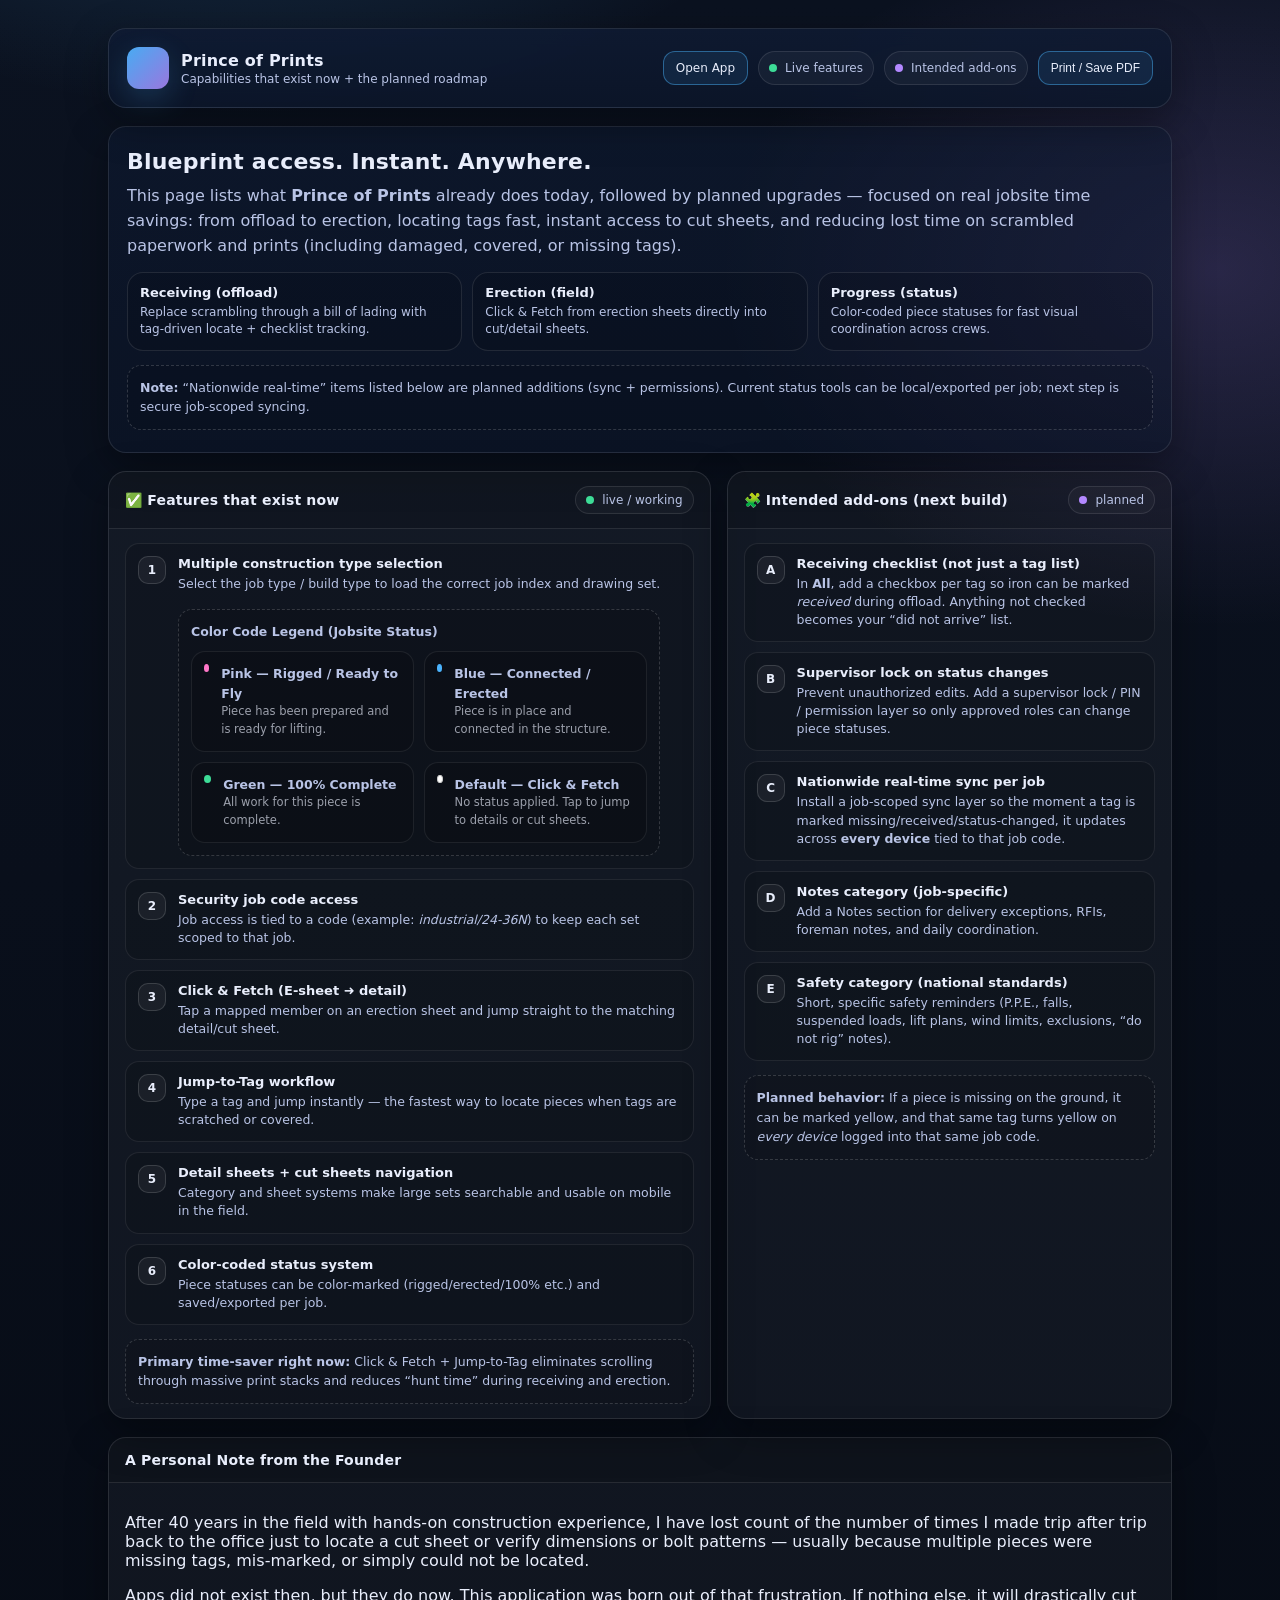
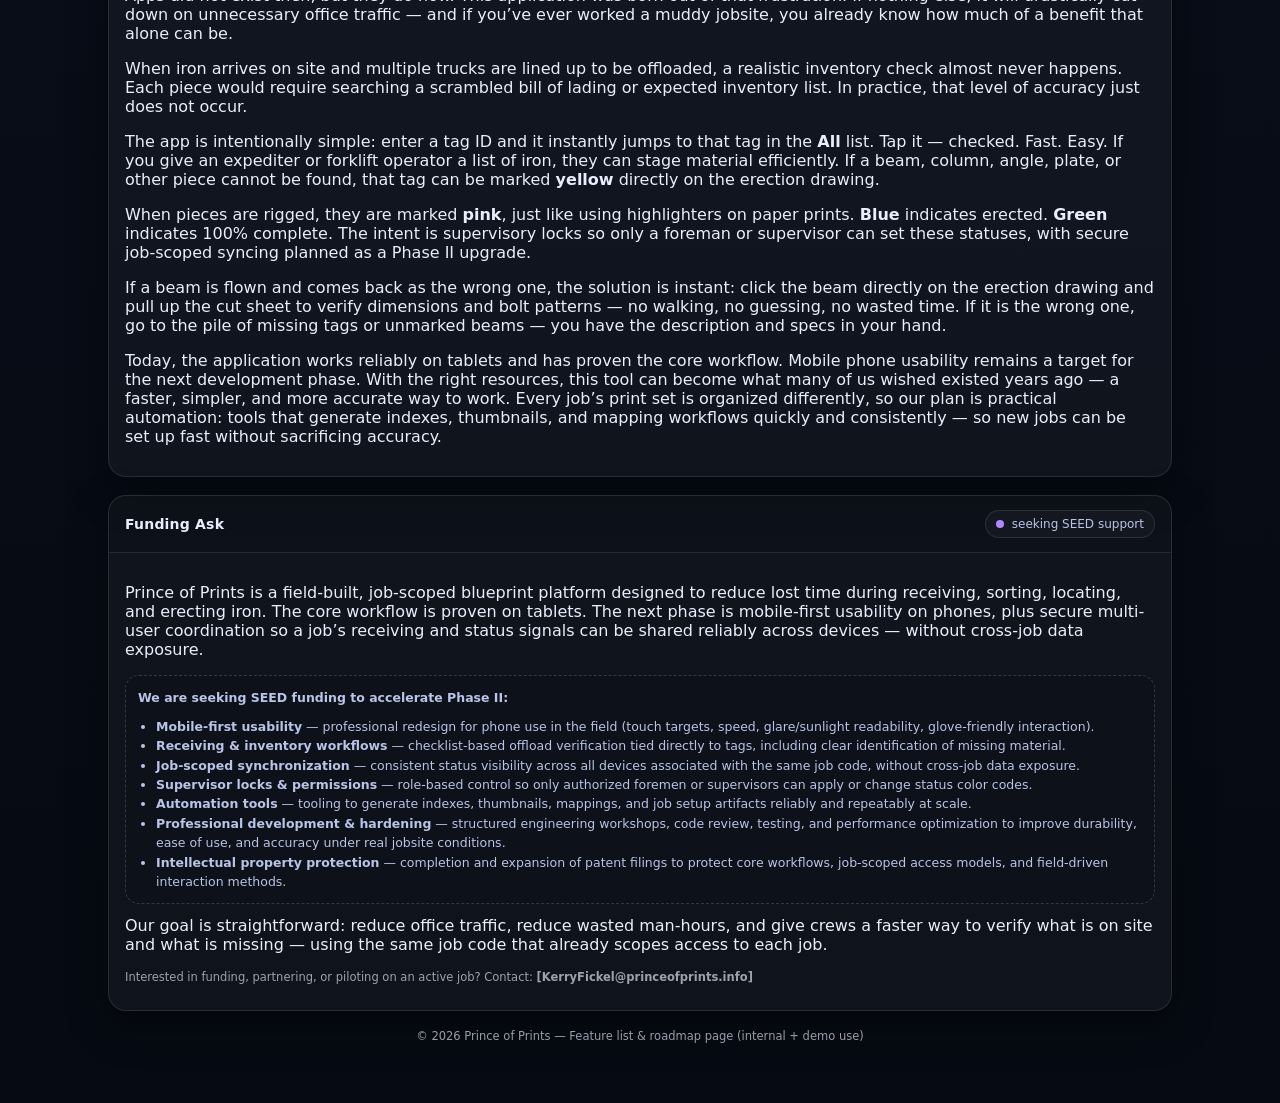
<file: features.html>
<!doctype html>
<html lang="en">
<head>
  <meta charset="utf-8" />
  <meta name="viewport" content="width=device-width, initial-scale=1" />
  <title>Prince of Prints — Features & Roadmap</title>
  <meta name="description" content="Current capabilities and planned upgrades for the Prince of Prints blueprint platform." />
  <style>
    :root{
      --bg:#0b1220;
      --panel:#0f1b33;
      --panel2:#0c162a;
      --text:#e9eefc;
      --muted:#b9c4e6;
      --line:rgba(255,255,255,.10);
      --accent:#4bb3fd;
      --good:#3ddc97;
      --warn:#ffd166;
      --future:#b388ff;
      --danger:#ff6b6b;
      --shadow: 0 14px 40px rgba(0,0,0,.35);
    }
    *{box-sizing:border-box}
    body{
      margin:0;
      font-family: ui-sans-serif, system-ui, -apple-system, Segoe UI, Roboto, Arial, "Apple Color Emoji","Segoe UI Emoji";
      background: radial-gradient(1100px 700px at 20% -10%, rgba(75,179,253,.25), transparent 55%),
                  radial-gradient(900px 650px at 95% 10%, rgba(179,136,255,.18), transparent 55%),
                  linear-gradient(180deg, var(--bg), #070c16 65%, #060a12);
      color: var(--text);
    }
    a{color:var(--accent); text-decoration:none}
    a:hover{text-decoration:underline}
    .wrap{max-width:1100px; margin:0 auto; padding:28px 18px 60px}
    header{
      display:flex; gap:16px; align-items:center; justify-content:space-between;
      padding:18px 18px;
      border:1px solid var(--line);
      background: linear-gradient(180deg, rgba(15,27,51,.85), rgba(12,22,42,.85));
      border-radius:18px;
      box-shadow: var(--shadow);
      position:sticky; top:10px; backdrop-filter: blur(10px);
      z-index:2;
    }
    .brand{
      display:flex; align-items:center; gap:12px; min-width:240px;
    }
    .logo{
      width:42px; height:42px; border-radius:12px;
      background: linear-gradient(135deg, rgba(75,179,253,.95), rgba(179,136,255,.85));
      box-shadow: 0 10px 30px rgba(75,179,253,.2);
    }
    .brand h1{font-size:16px; margin:0; letter-spacing:.2px}
    .brand p{margin:2px 0 0; font-size:12px; color:var(--muted)}
    .actions{
      display:flex; align-items:center; gap:10px; flex-wrap:wrap;
      justify-content:flex-end;
    }
    .chip{
      display:inline-flex; align-items:center; gap:8px;
      border:1px solid var(--line);
      background: rgba(255,255,255,.04);
      padding:9px 10px;
      border-radius:999px;
      font-size:12px;
      color: var(--muted);
      user-select:none;
    }
    .btn{
      display:inline-flex; align-items:center; justify-content:center;
      border:1px solid rgba(75,179,253,.45);
      background: rgba(75,179,253,.10);
      color: var(--text);
      padding:9px 12px;
      border-radius:12px;
      font-size:12px;
      cursor:pointer;
    }
    .btn:hover{background: rgba(75,179,253,.16)}
    .hero{
      margin-top:18px;
      border:1px solid var(--line);
      background: linear-gradient(180deg, rgba(15,27,51,.55), rgba(12,22,42,.55));
      border-radius:18px;
      padding:22px 18px;
      box-shadow: var(--shadow);
    }
    .hero h2{
      margin:0 0 10px;
      font-size:22px;
      letter-spacing:.2px;
    }
    .hero p{margin:0; color:var(--muted); line-height:1.55}
    .grid{
      margin-top:18px;
      display:grid;
      grid-template-columns: 1.15fr .85fr;
      gap:16px;
    }
    @media (max-width: 900px){
      .grid{grid-template-columns:1fr}
      header{position:static}
      .brand{min-width:auto}
    }
    .card{
      border:1px solid var(--line);
      background: rgba(255,255,255,.04);
      border-radius:18px;
      box-shadow: var(--shadow);
      overflow:hidden;
    }
    .card .hd{
      padding:14px 16px;
      border-bottom:1px solid var(--line);
      background: rgba(0,0,0,.15);
      display:flex; align-items:center; justify-content:space-between; gap:12px;
    }
    .card .hd h3{margin:0; font-size:14px; letter-spacing:.2px}
    .card .bd{padding:14px 16px}
    .tag{
      display:inline-flex; align-items:center; gap:8px;
      border:1px solid var(--line);
      padding:6px 10px;
      border-radius:999px;
      font-size:12px;
      color: var(--muted);
      background: rgba(255,255,255,.03);
      white-space:nowrap;
    }
    .dot{width:8px; height:8px; border-radius:50%}
    .dot.good{background:var(--good)}
    .dot.warn{background:var(--warn)}
    .dot.future{background:var(--future)}
    .dot.danger{background:var(--danger)}

    .list{display:grid; gap:10px}
    .item{
      display:flex; gap:12px; align-items:flex-start;
      padding:12px 12px;
      border:1px solid rgba(255,255,255,.08);
      background: rgba(0,0,0,.12);
      border-radius:14px;
    }
    .badge{
      display:inline-flex; align-items:center; justify-content:center;
      min-width:28px; height:28px;
      border-radius:10px;
      border:1px solid rgba(255,255,255,.14);
      background: rgba(255,255,255,.05);
      font-weight:700;
      font-size:12px;
      color: var(--text);
      flex:0 0 auto;
    }
    .item h4{margin:0; font-size:13px}
    .item p{margin:4px 0 0; color:var(--muted); font-size:12.5px; line-height:1.45}

    .note{
      margin-top:14px;
      padding:12px 12px;
      border-radius:14px;
      border:1px dashed rgba(255,255,255,.16);
      color: var(--muted);
      background: rgba(0,0,0,.10);
      font-size:12.5px;
      line-height:1.55;
    }
    footer{
      margin-top:18px;
      color: rgba(233,238,252,.60);
      font-size:12px;
      text-align:center;
    }
    .small{font-size:11.5px; color: rgba(233,238,252,.65)}
    .kpi{
      display:grid;
      grid-template-columns: repeat(3, 1fr);
      gap:10px;
      margin-top:14px;
    }
    @media (max-width: 560px){
      .kpi{grid-template-columns:1fr}
    }
    .kpi .box{
      border:1px solid rgba(255,255,255,.10);
      background: rgba(0,0,0,.12);
      border-radius:16px;
      padding:12px 12px;
    }
    .kpi .box strong{display:block; font-size:13px}
    .kpi .box span{display:block; margin-top:4px; color:var(--muted); font-size:12px; line-height:1.4}
  </style>
</head>
<body>


  <div class="wrap">
    <header>
      <div class="brand">
        <div class="logo" aria-hidden="true"></div>
        <div>
          <h1>Prince of Prints</h1>
          <p>Capabilities that exist now + the planned roadmap</p>
        </div>
      </div>

      <div class="actions">
      
<a class="btn" href="/app.html?v=live">Open App</a>

        <div class="chip" title="Built & working">
          <span class="dot good"></span> Live features
        </div>

        
        <div class="chip" title="Planned / in progress">
          <span class="dot future"></span> Intended add-ons

        </div>
        <button class="btn" id="btnPrint" type="button">Print / Save PDF</button>
      </div>
    </header>

    <section class="hero">
      <h2>Blueprint access. Instant. Anywhere.</h2>
      <p>
        This page lists what <strong>Prince of Prints</strong> already does today, followed by planned upgrades —
        focused on real jobsite time savings: from offload to erection, locating tags fast, instant access to cut sheets,
        and reducing lost time on scrambled paperwork and prints (including damaged, covered, or missing tags).
      </p>

      <div class="kpi" aria-label="Value highlights">
        <div class="box">
          <strong>Receiving (offload)</strong>
          <span>Replace scrambling through a bill of lading with tag-driven locate + checklist tracking.</span>
        </div>
        <div class="box">
          <strong>Erection (field)</strong>
          <span>Click &amp; Fetch from erection sheets directly into cut/detail sheets.</span>
        </div>
        <div class="box">
          <strong>Progress (status)</strong>
          <span>Color-coded piece statuses for fast visual coordination across crews.</span>
        </div>
      </div>

      <div class="note">
        <strong>Note:</strong> “Nationwide real-time” items listed below are planned additions (sync + permissions).
        Current status tools can be local/exported per job; next step is secure job-scoped syncing.
      </div>
    </section>

    <div class="grid">
      <!-- LIVE FEATURES -->
      <section class="card" id="live">
        <div class="hd">
          <h3>✅ Features that exist now</h3>
          <span class="tag"><span class="dot good"></span> live / working</span>
        </div>
        <div class="bd">
          <div class="list">

            <div class="item">
              <div class="badge">1</div>
              <div>
                <h4>Multiple construction type selection</h4>
                <p>Select the job type / build type to load the correct job index and drawing set.</p>

                <!-- Color Code Legend -->
                <div class="note" style="margin-top:16px;">
                  <strong>Color Code Legend (Jobsite Status)</strong>
                  <div style="display:grid; grid-template-columns:repeat(auto-fit,minmax(220px,1fr)); gap:10px; margin-top:10px;">

                    <div class="item">
                      <span class="dot" style="background:#ff77c8;"></span>
                      <div>
                        <strong>Pink — Rigged / Ready to Fly</strong>
                        <div class="small">Piece has been prepared and is ready for lifting.</div>
                      </div>
                    </div>

                    <div class="item">
                      <span class="dot" style="background:#4bb3fd;"></span>
                      <div>
                        <strong>Blue — Connected / Erected</strong>
                        <div class="small">Piece is in place and connected in the structure.</div>
                      </div>
                    </div>

                    <div class="item">
                      <span class="dot" style="background:#3ddc97;"></span>
                      <div>
                        <strong>Green — 100% Complete</strong>
                        <div class="small">All work for this piece is complete.</div>
                      </div>
                    </div>

                    <div class="item">
                      <span class="dot" style="background:#ffffff; border:1px solid #ccc;"></span>
                      <div>
                        <strong>Default — Click &amp; Fetch</strong>
                        <div class="small">No status applied. Tap to jump to details or cut sheets.</div>
                      </div>
                    </div>

                  </div>
                </div>
                <!-- /Color Code Legend -->
              </div>
            </div>

            <div class="item">
              <div class="badge">2</div>
              <div>
                <h4>Security job code access</h4>
                <p>Job access is tied to a code (example: <em>industrial/24-36N</em>) to keep each set scoped to that job.</p>
              </div>
            </div>

            <div class="item">
              <div class="badge">3</div>
              <div>
                <h4>Click &amp; Fetch (E-sheet ➜ detail)</h4>
                <p>Tap a mapped member on an erection sheet and jump straight to the matching detail/cut sheet.</p>
              </div>
            </div>

            <div class="item">
              <div class="badge">4</div>
              <div>
                <h4>Jump-to-Tag workflow</h4>
                <p>Type a tag and jump instantly — the fastest way to locate pieces when tags are scratched or covered.</p>
              </div>
            </div>

            <div class="item">
              <div class="badge">5</div>
              <div>
                <h4>Detail sheets + cut sheets navigation</h4>
                <p>Category and sheet systems make large sets searchable and usable on mobile in the field.</p>
              </div>
            </div>

            <div class="item">
              <div class="badge">6</div>
              <div>
                <h4>Color-coded status system</h4>
                <p>Piece statuses can be color-marked (rigged/erected/100% etc.) and saved/exported per job.</p>
              </div>
            </div>

          </div>

          <div class="note">
            <strong>Primary time-saver right now:</strong> Click &amp; Fetch + Jump-to-Tag eliminates scrolling through
            massive print stacks and reduces “hunt time” during receiving and erection.
          </div>
        </div>
      </section>

      <!-- ROADMAP -->
      <section class="card" id="roadmap">
        <div class="hd">
          <h3>🧩 Intended add-ons (next build)</h3>
          <span class="tag"><span class="dot future"></span> planned</span>
        </div>
        <div class="bd">
          <div class="list">

            <div class="item">
              <div class="badge">A</div>
              <div>
                <h4>Receiving checklist (not just a tag list)</h4>
                <p>
                  In <strong>All</strong>, add a checkbox per tag so iron can be marked <em>received</em> during offload.
                  Anything not checked becomes your “did not arrive” list.
                </p>
              </div>
            </div>

            <div class="item">
              <div class="badge">B</div>
              <div>
                <h4>Supervisor lock on status changes</h4>
                <p>
                  Prevent unauthorized edits. Add a supervisor lock / PIN / permission layer so only approved roles can
                  change piece statuses.
                </p>
              </div>
            </div>

            <div class="item">
              <div class="badge">C</div>
              <div>
                <h4>Nationwide real-time sync per job</h4>
                <p>
                  Install a job-scoped sync layer so the moment a tag is marked missing/received/status-changed,
                  it updates across <strong>every device</strong> tied to that job code.
                </p>
              </div>
            </div>

            <div class="item">
              <div class="badge">D</div>
              <div>
                <h4>Notes category (job-specific)</h4>
                <p>Add a Notes section for delivery exceptions, RFIs, foreman notes, and daily coordination.</p>
              </div>
            </div>

            <div class="item">
              <div class="badge">E</div>
              <div>
                <h4>Safety category (national standards)</h4>
                <p>Short, specific safety reminders (P.P.E., falls, suspended loads, lift plans, wind limits, exclusions, “do not rig” notes).</p>
              </div>
            </div>

          </div>

          <div class="note">
            <strong>Planned behavior:</strong> If a piece is missing on the ground, it can be marked yellow,
            and that same tag turns yellow on <em>every device</em> logged into that same job code.
          </div>
        </div>
      </section>
    </div>

    <!-- Founder Personal Note -->
    <section class="card" style="margin-top:18px;">
      <div class="hd">
        <h3>A Personal Note from the Founder</h3>
      </div>
      <div class="bd">
        <p>
          After 40 years in the field with hands-on construction experience, I have lost count of the number
          of times I made trip after trip back to the office just to locate a cut sheet or verify dimensions or bolt patterns —
          usually because multiple pieces were missing tags, mis-marked, or simply could not be located.
        </p>

        <p>
          Apps did not exist then, but they do now. This application was born out of that frustration. If nothing else,
          it will drastically cut down on unnecessary office traffic — and if you’ve ever worked a muddy jobsite,
          you already know how much of a benefit that alone can be.
        </p>

        <p>
          When iron arrives on site and multiple trucks are lined up to be offloaded, a realistic inventory check almost
          never happens. Each piece would require searching a scrambled bill of lading or expected inventory list.
          In practice, that level of accuracy just does not occur.
        </p>

        <p>
          The app is intentionally simple: enter a tag ID and it instantly jumps to that tag in the <strong>All</strong> list.
          Tap it — checked. Fast. Easy. If you give an expediter or forklift operator a list of iron, they can stage material efficiently.
          If a beam, column, angle, plate, or other piece cannot be found, that tag can be marked <strong>yellow</strong> directly on the erection drawing.
        </p>

        <p>
          When pieces are rigged, they are marked <strong>pink</strong>, just like using highlighters on paper prints.
          <strong>Blue</strong> indicates erected. <strong>Green</strong> indicates 100% complete. The intent is supervisory locks
          so only a foreman or supervisor can set these statuses, with secure job-scoped syncing planned as a Phase II upgrade.
        </p>

        <p>
          If a beam is flown and comes back as the wrong one, the solution is instant: click the beam directly on the
          erection drawing and pull up the cut sheet to verify dimensions and bolt patterns — no walking, no guessing,
          no wasted time. If it is the wrong one, go to the pile of missing tags or unmarked beams — you have the description and specs in your hand.
        </p>

        <p>
          Today, the application works reliably on tablets and has proven the core workflow. Mobile phone usability remains
          a target for the next development phase. With the right resources, this tool can become what many of us wished existed years ago —
          a faster, simpler, and more accurate way to work. Every job’s print set is organized differently, so our plan is practical automation:
          tools that generate indexes, thumbnails, and mapping workflows quickly and consistently — so new jobs can be set up fast without sacrificing accuracy.
        </p>
      </div>
    </section>

    <!-- Funding Ask -->
    <section class="card" style="margin-top:18px;">
      <div class="hd">
        <h3>Funding Ask</h3>
        <span class="tag"><span class="dot future"></span> seeking SEED support</span>
      </div>
      <div class="bd">
        <p>
          Prince of Prints is a field-built, job-scoped blueprint platform designed to reduce lost time during receiving,
          sorting, locating, and erecting iron. The core workflow is proven on tablets. The next phase is mobile-first usability on phones,
          plus secure multi-user coordination so a job’s receiving and status signals can be shared reliably across devices —
          without cross-job data exposure.
        </p>

        <div class="note" style="margin-top:12px;">
          <strong>We are seeking SEED funding to accelerate Phase II:</strong>
          <ul style="margin:10px 0 0; padding-left:18px; color:var(--muted); line-height:1.55;">
            <li><strong>Mobile-first usability</strong> — professional redesign for phone use in the field (touch targets, speed, glare/sunlight readability, glove-friendly interaction).</li>
            <li><strong>Receiving &amp; inventory workflows</strong> — checklist-based offload verification tied directly to tags, including clear identification of missing material.</li>
            <li><strong>Job-scoped synchronization</strong> — consistent status visibility across all devices associated with the same job code, without cross-job data exposure.</li>
            <li><strong>Supervisor locks &amp; permissions</strong> — role-based control so only authorized foremen or supervisors can apply or change status color codes.</li>
            <li><strong>Automation tools</strong> — tooling to generate indexes, thumbnails, mappings, and job setup artifacts reliably and repeatably at scale.</li>
            <li><strong>Professional development &amp; hardening</strong> — structured engineering workshops, code review, testing, and performance optimization to improve durability, ease of use, and accuracy under real jobsite conditions.</li>
            <li><strong>Intellectual property protection</strong> — completion and expansion of patent filings to protect core workflows, job-scoped access models, and field-driven interaction methods.</li>
          </ul>
        </div>

        <p style="margin-top:12px;">
          Our goal is straightforward: reduce office traffic, reduce wasted man-hours, and give crews a faster way to verify
          what is on site and what is missing — using the same job code that already scopes access to each job.
        </p>

        <p class="small" style="margin-top:10px;">
          Interested in funding, partnering, or piloting on an active job? Contact: <strong>[KerryFickel@princeofprints.info]</strong>
        </p>
      </div>
    </section>

    <footer>
      <div class="small">
        © <span id="yr"></span> Prince of Prints — Feature list & roadmap page (internal + demo use)
      </div>
    </footer>
  </div>

  <script>
    document.getElementById('yr').textContent = new Date().getFullYear();
    document.getElementById('btnPrint').addEventListener('click', () => window.print());
  </script>
</body>
</html>
</file>
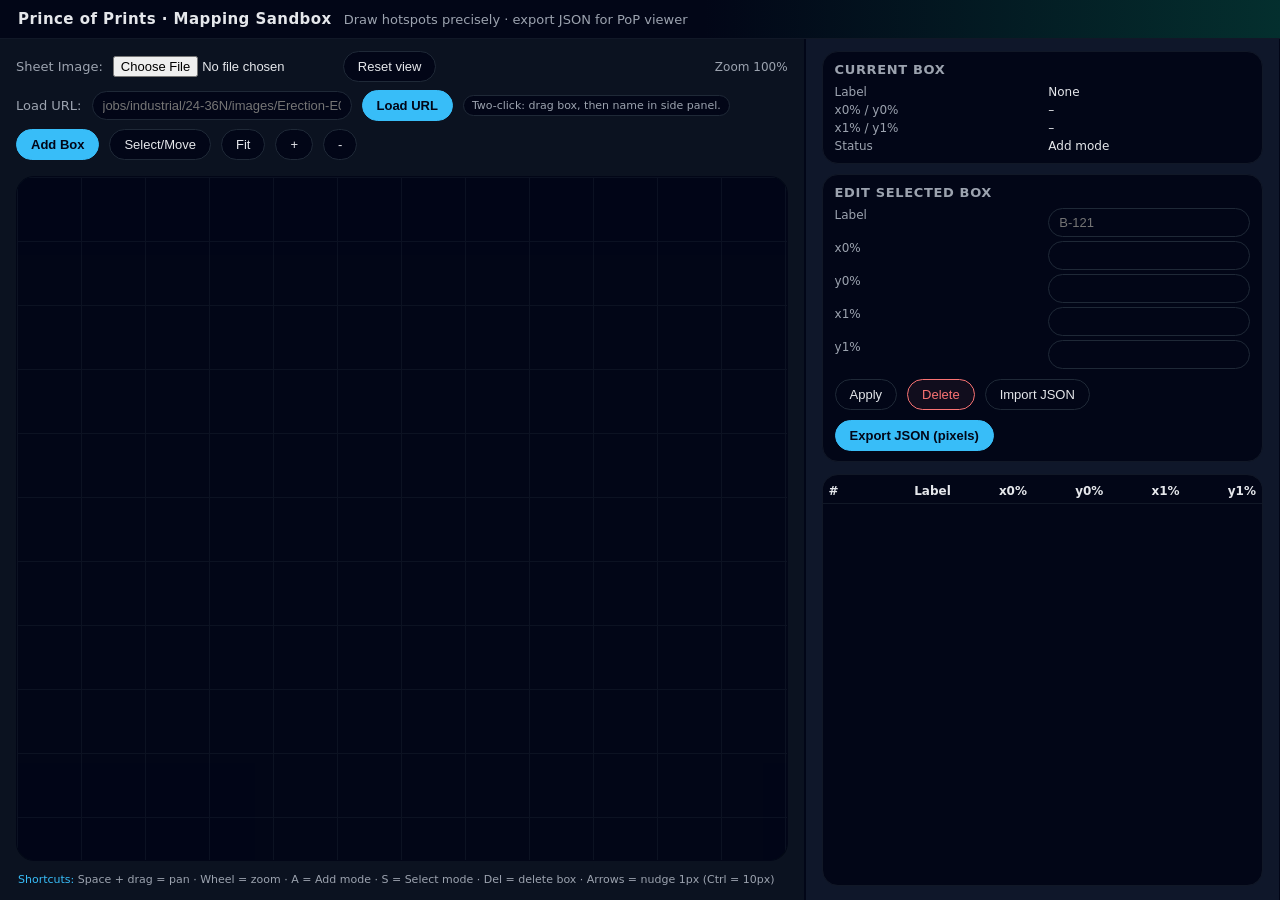
<file: mapping-sandbox.html>
<!doctype html>
<html lang="en">
<head>
  <meta charset="utf-8" />
  <title>Prince of Prints – Mapping Sandbox (Simple & Precise)</title>
  <style>
    :root {
      --bg:#050913;
      --panel:#0b1220;
      --panel2:#0f172a;
      --accent:#38bdf8;
      --accent-soft:rgba(56,189,248,0.15);
      --text:#e5e7eb;
      --muted:#9ca3af;
      --danger:#f97373;
      --grid:#1f2937;
    }
    * { box-sizing:border-box; }
    html,body{
      margin:0;
      padding:0;
      height:100%;
      font-family:system-ui,-apple-system,BlinkMacSystemFont,"Segoe UI",sans-serif;
      color:var(--text);
      background:radial-gradient(circle at top, #111827, #020617 55%);
      overflow:hidden;
    }
    body{ display:flex; flex-direction:column; }

    header{
      padding:10px 18px;
      background:linear-gradient(to right,#020617,#020617 55%,#042f2e);
      border-bottom:1px solid #111827;
      display:flex;
      align-items:center;
      gap:12px;
      font-size:14px;
    }
    header strong{ font-size:15px; letter-spacing:.03em; }
    header span.tagline{ color:var(--muted); font-size:13px; }

    main{
      flex:1;
      display:grid;
      grid-template-columns: minmax(0, 2.2fr) minmax(0, 1.3fr);
      gap:0;
      background:radial-gradient(circle at top left,#020617,#000);
    }

    .panel{
      padding:12px 16px 14px;
      background:var(--panel);
      border-right:1px solid #020617;
      display:flex;
      flex-direction:column;
      gap:8px;
      height:100%;
    }
    .panel-right{
      background:var(--panel2);
      border-left:1px solid #020617;
      overflow:hidden;
    }

    .row{ display:flex; align-items:center; gap:10px; flex-wrap:wrap; }
    .row label{ font-size:13px; color:var(--muted); }

    input[type="file"]{
      font-size:13px;
      color:var(--text);
      max-width:220px;
    }
    input[type="text"]{
      background:#020617;
      border:1px solid #1f2937;
      border-radius:999px;
      padding:6px 10px;
      color:var(--text);
      font-size:13px;
      min-width:260px;
    }
    input[type="text"]:focus{
      outline:none;
      border-color:var(--accent);
      box-shadow:0 0 0 1px rgba(56,189,248,0.4);
    }

    button{
      border:none;
      cursor:pointer;
      font-size:13px;
      border-radius:999px;
      padding:7px 14px;
      background:#020617;
      color:var(--text);
      border:1px solid #1f2937;
      display:inline-flex;
      align-items:center;
      gap:6px;
      white-space:nowrap;
    }
    button.primary{
      background:var(--accent);
      color:#020617;
      border-color:var(--accent);
      font-weight:600;
    }
    button.danger{
      border-color:var(--danger);
      color:var(--danger);
      background:rgba(248,113,113,0.06);
    }
    button:disabled{
      opacity:.45;
      cursor:not-allowed;
    }

    .chip{
      padding:3px 8px;
      border-radius:999px;
      border:1px solid #1f2937;
      font-size:11px;
      color:var(--muted);
      background:#020617;
    }

    /* viewport */
    #viewport{
      flex:1;
      margin-top:8px;
      border-radius:18px;
      background:radial-gradient(circle at top,#020617,#000);
      border:1px solid #020617;
      position:relative;
      overflow:hidden;
    }
    #viewport canvas{
      position:absolute;
      left:0; top:0;
      width:100%; height:100%;
      image-rendering:crisp-edges;
      background:
        linear-gradient(#020617,#020617) padding-box,
        linear-gradient(135deg,#22d3ee33,#4ade8033) border-box;
    }
    #viewport .grid{
      position:absolute;
      inset:0;
      pointer-events:none;
      background:
        linear-gradient(to right, var(--grid) 1px, transparent 1px),
        linear-gradient(to bottom, var(--grid) 1px, transparent 1px);
      background-size:64px 64px;
      opacity:.35;
    }

    .zoom-info{
      font-size:12px;
      color:var(--muted);
      margin-left:auto;
    }

    /* right side */
    .panel-right-inner{
      display:flex;
      flex-direction:column;
      height:100%;
      gap:10px;
    }
    .info-card{
      background:#020617;
      border-radius:16px;
      border:1px solid #111827;
      padding:10px 12px;
      font-size:13px;
      display:flex;
      flex-direction:column;
      gap:4px;
    }
    .info-card h3{
      margin:0 0 4px;
      font-size:13px;
      letter-spacing:.05em;
      text-transform:uppercase;
      color:var(--muted);
    }
    .info-grid{
      display:grid;
      grid-template-columns:repeat(2,minmax(0,1fr));
      gap:4px 12px;
      font-size:12px;
      color:var(--muted);
    }
    .info-grid span.value{ color:var(--text); }

    table{
      width:100%;
      border-collapse:collapse;
      font-size:12px;
      margin-top:4px;
    }
    thead{
      background:#020617;
      position:sticky;
      top:0;
      z-index:2;
    }
    th,td{
      padding:5px 6px;
      border-bottom:1px solid #111827;
      text-align:right;
    }
    th:first-child, td:first-child{ text-align:left; }
    tbody tr.selected{
      background:rgba(56,189,248,0.12);
    }

    .table-wrap{
      flex:1;
      border-radius:16px;
      border:1px solid #111827;
      overflow:auto;
      background:radial-gradient(circle at top left,#020617,#020617 40%,#020617);
      margin-top:2px;
    }

    .shortcuts{
      font-size:11px;
      color:var(--muted);
      padding:4px 2px 0;
    }
    .shortcuts strong{ color:var(--accent); font-weight:500; }

  </style>
</head>
<body>
<header>
  <strong>Prince of Prints · Mapping Sandbox</strong>
  <span class="tagline">Draw hotspots precisely · export JSON for PoP viewer</span>
</header>

<main>
  <!-- LEFT: image + drawing -->
  <section class="panel">
    <div class="row">
      <label>Sheet Image:</label>
      <input type="file" id="fileInput" accept="image/*">
      <button id="resetBtn">Reset view</button>
      <span class="zoom-info" id="zoomLabel">Zoom 100%</span>
    </div>

    <div class="row">
      <label>Load URL:</label>
      <input type="text" id="urlInput" placeholder="jobs/industrial/24-36N/images/Erection-E0-11/E4.png">
      <button class="primary" id="loadUrlBtn">Load URL</button>
      <span class="chip">Two-click: drag box, then name in side panel.</span>
    </div>

    <div class="row">
      <button id="modeAdd" class="primary">Add Box</button>
      <button id="modeSelect">Select/Move</button>

      <button id="fitBtn">Fit</button>
      <button id="zoomInBtn">+</button>
      <button id="zoomOutBtn">-</button>
    </div>

    <div id="viewport">
      <canvas id="sheetCanvas"></canvas>
      <div class="grid"></div>
    </div>

    <div class="shortcuts">
      <strong>Shortcuts:</strong>
      Space + drag = pan · Wheel = zoom · A = Add mode · S = Select mode · Del = delete box · Arrows = nudge 1px (Ctrl = 10px)
    </div>
  </section>

  <!-- RIGHT: metadata + box list -->
  <section class="panel panel-right">
    <div class="panel-right-inner">
      <div class="info-card">
        <h3>Current Box</h3>
        <div class="info-grid">
          <span>Label</span><span class="value" id="curLabel">None</span>
          <span>x0% / y0%</span><span class="value" id="curStart">–</span>
          <span>x1% / y1%</span><span class="value" id="curEnd">–</span>
          <span>Status</span><span class="value" id="curStatus">Idle</span>
        </div>
      </div>

      <div class="info-card">
        <h3>Edit Selected Box</h3>
        <div class="info-grid">
          <span>Label</span>
          <span class="value"><input id="editLabel" type="text" placeholder="B-121" style="width:100%;min-width:0;"></span>
          <span>x0%</span><span class="value"><input id="editX0" type="text" style="width:100%;min-width:0;"></span>
          <span>y0%</span><span class="value"><input id="editY0" type="text" style="width:100%;min-width:0;"></span>
          <span>x1%</span><span class="value"><input id="editX1" type="text" style="width:100%;min-width:0;"></span>
          <span>y1%</span><span class="value"><input id="editY1" type="text" style="width:100%;min-width:0;"></span>
        </div>
        <div class="row" style="margin-top:6px;">
          <button id="applyEditBtn">Apply</button>
          <button class="danger" id="deleteBtn">Delete</button>
          <button id="importBtn">Import JSON</button>
          <button class="primary" id="exportBtn">Export JSON (pixels)</button>
        </div>
      </div>

      <div class="table-wrap">
        <table>
          <thead>
            <tr>
              <th>#</th>
              <th>Label</th>
              <th>x0%</th>
              <th>y0%</th>
              <th>x1%</th>
              <th>y1%</th>
            </tr>
          </thead>
          <tbody id="boxTableBody"></tbody>
        </table>
      </div>
    </div>
  </section>
</main>

<script>
(() => {
  const canvas = document.getElementById('sheetCanvas');
  const ctx = canvas.getContext('2d');
  let img = null;
  let imgW = 0, imgH = 0;

  const state = {
    zoom: 1,
    offsetX: 0,
    offsetY: 0,
    mode: 'add', // 'add' | 'select'
    boxes: [],   // {x0,y0,x1,y1,label} in 0–1 fractional coords
    drag: null,  // pan or draw state
    selected: -1
  };

  const els = {
    zoomLabel: document.getElementById('zoomLabel'),
    curLabel: document.getElementById('curLabel'),
    curStart: document.getElementById('curStart'),
    curEnd: document.getElementById('curEnd'),
    curStatus: document.getElementById('curStatus'),
    tbody: document.getElementById('boxTableBody'),
    modeAdd: document.getElementById('modeAdd'),
    modeSelect: document.getElementById('modeSelect'),
    editLabel: document.getElementById('editLabel'),
    editX0: document.getElementById('editX0'),
    editY0: document.getElementById('editY0'),
    editX1: document.getElementById('editX1'),
    editY1: document.getElementById('editY1'),
  };

  function setStatus(msg){ els.curStatus.textContent = msg; }
  function setZoom(z){
    state.zoom = Math.min(8, Math.max(0.1, z));
    els.zoomLabel.textContent = 'Zoom ' + Math.round(state.zoom*100) + '%';
    draw();
  }

  function resizeCanvas() {
    const rect = canvas.getBoundingClientRect();
    canvas.width = rect.width;
    canvas.height = rect.height;
    draw();
  }
  window.addEventListener('resize', resizeCanvas);
  resizeCanvas();

  function loadImageFromFile(file){
    if (!file) return;
    const url = URL.createObjectURL(file);
    loadImageFromUrl(url, () => URL.revokeObjectURL(url));
  }

  function loadImageFromUrl(url, done){
    const image = new Image();
    image.onload = () => {
      img = image;
      imgW = img.naturalWidth;
      imgH = img.naturalHeight;
      state.boxes = [];
      state.selected = -1;
      fitView();
      refreshTable();
      updateCurrentBox();
      setStatus('Image loaded ('+imgW+'×'+imgH+')');
      if (done) done();
    };
    image.onerror = () => {
      setStatus('Failed to load image');
    };
    image.src = url;
  }

  function fitView(){
    if (!img) return;
    const w = canvas.width, h = canvas.height;
    const scale = Math.min(w / imgW, h / imgH);
    state.zoom = scale;
    state.offsetX = (w - imgW*scale)/2;
    state.offsetY = (h - imgH*scale)/2;
    setZoom(state.zoom);
  }

  function draw(){
    ctx.setTransform(1,0,0,1,0,0);
    ctx.clearRect(0,0,canvas.width,canvas.height);

    if (!img) {
      ctx.fillStyle = '#020617';
      ctx.fillRect(0,0,canvas.width,canvas.height);
      return;
    }

    // draw image
    ctx.setTransform(state.zoom,0,0,state.zoom,state.offsetX,state.offsetY);
    ctx.drawImage(img,0,0);

    // draw boxes
    ctx.lineWidth = 2 / state.zoom;
    state.boxes.forEach((b, idx) => {
      const x = b.x0*imgW, y = b.y0*imgH;
      const w = (b.x1-b.x0)*imgW;
      const h = (b.y1-b.y0)*imgH;
      ctx.strokeStyle = idx === state.selected ? '#22d3ee' : '#22c55e';
      ctx.fillStyle = idx === state.selected ? 'rgba(34,211,238,0.12)' : 'rgba(34,197,94,0.10)';
      ctx.beginPath();
      ctx.rect(x,y,w,h);
      ctx.fill();
      ctx.stroke();
      // label
      ctx.fillStyle = 'rgba(0,0,0,0.7)';
      ctx.fillRect(x,y-16, ctx.measureText(b.label).width+10, 14);
      ctx.fillStyle = '#e5e7eb';
      ctx.font = (10/state.zoom) + 'px system-ui';
      ctx.fillText(b.label,x+4,y-5);
    });

    ctx.setTransform(1,0,0,1,0,0);
  }

  function canvasToImageCoords(cx,cy){
    const x = (cx - state.offsetX) / state.zoom;
    const y = (cy - state.offsetY) / state.zoom;
    return { x, y };
  }

  function pickBox(cx,cy){
    if (!img) return -1;
    const {x,y} = canvasToImageCoords(cx,cy);
    for(let i=state.boxes.length-1;i>=0;i--){
      const b = state.boxes[i];
      const x0 = b.x0*imgW, y0=b.y0*imgH;
      const x1 = b.x1*imgW, y1=b.y1*imgH;
      if (x>=x0 && x<=x1 && y>=y0 && y<=y1) return i;
    }
    return -1;
  }

  // mouse interactions
  let isPanning = false;
  let panStart = null;

  canvas.addEventListener('mousedown', e=>{
    if (!img) return;
    const rect = canvas.getBoundingClientRect();
    const cx = e.clientX-rect.left, cy = e.clientY-rect.top;
    if (e.button === 1 || e.button===0 && e.shiftKey){
      // pan
      isPanning = true;
      panStart = {x:e.clientX, y:e.clientY, ox:state.offsetX, oy:state.offsetY};
      canvas.style.cursor = 'grabbing';
      return;
    }

    if (state.mode === 'add'){
      const {x,y} = canvasToImageCoords(cx,cy);
      state.drag = { type:'draw', sx:x, sy:y, ex:x, ey:y };
    } else {
      const idx = pickBox(cx,cy);
      state.selected = idx;
      if (idx>=0){
        const b = state.boxes[idx];
        const {x,y} = canvasToImageCoords(cx,cy);
        state.drag = { type:'move', idx, sx:x, sy:y, bx0:b.x0, by0:b.y0, bx1:b.x1, by1:b.y1 };
        updateEditorsFromSelection();
      } else {
        state.drag = null;
      }
      refreshTable();
      updateCurrentBox();
      draw();
    }
  });

  canvas.addEventListener('mousemove', e=>{
    if (!img) return;
    const rect = canvas.getBoundingClientRect();
    const cx = e.clientX-rect.left, cy = e.clientY-rect.top;

    if (isPanning && panStart){
      const dx = e.clientX - panStart.x;
      const dy = e.clientY - panStart.y;
      state.offsetX = panStart.ox + dx;
      state.offsetY = panStart.oy + dy;
      draw();
      return;
    }

    if (!state.drag) return;
    if (state.drag.type === 'draw'){
      const {x,y} = canvasToImageCoords(cx,cy);
      state.drag.ex = x;
      state.drag.ey = y;
      draw();
      // temporary preview
      ctx.setTransform(state.zoom,0,0,state.zoom,state.offsetX,state.offsetY);
      ctx.strokeStyle='#facc15';
      ctx.lineWidth = 2/state.zoom;
      ctx.setLineDash([6/state.zoom,4/state.zoom]);
      ctx.strokeRect(state.drag.sx, state.drag.sy,
        state.drag.ex-state.drag.sx,
        state.drag.ey-state.drag.sy);
      ctx.setLineDash([]);
      ctx.setTransform(1,0,0,1,0,0);
    } else if (state.drag.type === 'move'){
      const {x,y} = canvasToImageCoords(cx,cy);
      const dx = x - state.drag.sx;
      const dy = y - state.drag.sy;
      const b = state.boxes[state.drag.idx];
      b.x0 = state.drag.bx0 + dx/imgW;
      b.y0 = state.drag.by0 + dy/imgH;
      b.x1 = state.drag.bx1 + dx/imgW;
      b.y1 = state.drag.by1 + dy/imgH;
      clampBox(b);
      updateEditorsFromSelection();
      draw();
    }
  });

  window.addEventListener('mouseup', e=>{
    if (isPanning){
      isPanning = false;
      canvas.style.cursor = 'default';
    }
    if (!state.drag || !img) { state.drag=null; return; }
    if (state.drag.type === 'draw'){
      const d = state.drag;
      const minW = 5, minH = 5;
      const w = Math.abs(d.ex-d.sx);
      const h = Math.abs(d.ey-d.sy);
      if (w<minW || h<minH){ state.drag=null; draw(); return; }
      const x0 = Math.min(d.sx,d.ex)/imgW;
      const y0 = Math.min(d.sy,d.ey)/imgH;
      const x1 = Math.max(d.sx,d.ex)/imgW;
      const y1 = Math.max(d.sy,d.ey)/imgH;
      const label = prompt('Tag label (e.g., B-121):','');
      if (!label){ state.drag=null; draw(); return; }
      state.boxes.push({x0,y0,x1,y1,label:label.trim()});
      state.selected = state.boxes.length-1;
      refreshTable();
      updateCurrentBox();
      updateEditorsFromSelection();
      draw();
    }
    state.drag=null;
  });

  canvas.addEventListener('wheel', e=>{
    if (!img) return;
    e.preventDefault();
    const rect = canvas.getBoundingClientRect();
    const cx = e.clientX-rect.left, cy = e.clientY-rect.top;
    const before = canvasToImageCoords(cx,cy);
    const factor = e.deltaY<0 ? 1.1 : 0.9;
    setZoom(state.zoom*factor);
    const after = canvasToImageCoords(cx,cy);
    state.offsetX += (before.x-after.x)*state.zoom;
    state.offsetY += (before.y-after.y)*state.zoom;
    draw();
  }, {passive:false});

  // keyboard shortcuts
  window.addEventListener('keydown', e=>{
    if (e.key === ' '){
      e.preventDefault();
      isPanning = true;
      panStart = {x:e.clientX, y:e.clientY, ox:state.offsetX, oy:state.offsetY};
      canvas.style.cursor = 'grabbing';
    }
    if (e.key === 'a' || e.key === 'A'){
      setMode('add');
    }
    if (e.key === 's' || e.key === 'S'){
      setMode('select');
    }
    if (e.key === 'Delete' && state.selected>=0){
      state.boxes.splice(state.selected,1);
      state.selected=-1;
      refreshTable();
      updateCurrentBox();
      draw();
    }
  });
  window.addEventListener('keyup', e=>{
    if (e.key === ' '){
      isPanning=false;
      canvas.style.cursor='default';
    }
  });

  // UI wiring
  document.getElementById('fileInput').addEventListener('change', e=>{
    const file = e.target.files[0];
    if (file) loadImageFromFile(file);
  });

  document.getElementById('loadUrlBtn').addEventListener('click', ()=>{
    const url = document.getElementById('urlInput').value.trim();
    if (url) loadImageFromUrl(url);
  });

  document.getElementById('fitBtn').addEventListener('click', fitView);
  document.getElementById('zoomInBtn').addEventListener('click', ()=>setZoom(state.zoom*1.2));
  document.getElementById('zoomOutBtn').addEventListener('click', ()=>setZoom(state.zoom/1.2));
  document.getElementById('resetBtn').addEventListener('click', ()=>{fitView();});

  function setMode(mode){
    state.mode = mode;
    els.modeAdd.classList.toggle('primary', mode==='add');
    els.modeSelect.classList.toggle('primary', mode==='select');
    setStatus(mode==='add' ? 'Add mode' : 'Select/Move mode');
  }
  document.getElementById('modeAdd').onclick = ()=>setMode('add');
  document.getElementById('modeSelect').onclick = ()=>setMode('select');
  setMode('add');

  function clampBox(b){
    b.x0 = Math.max(0, Math.min(1, b.x0));
    b.y0 = Math.max(0, Math.min(1, b.y0));
    b.x1 = Math.max(0, Math.min(1, b.x1));
    b.y1 = Math.max(0, Math.min(1, b.y1));
    if (b.x1<b.x0){ const t=b.x0; b.x0=b.x1; b.x1=t; }
    if (b.y1<b.y0){ const t=b.y0; b.y0=b.y1; b.y1=t; }
  }

  function refreshTable(){
    els.tbody.innerHTML='';
    state.boxes.forEach((b,idx)=>{
      const tr = document.createElement('tr');
      if (idx===state.selected) tr.classList.add('selected');
      const pct = v => (v*100).toFixed(2);
      tr.innerHTML = `
        <td>${idx+1}</td>
        <td>${b.label}</td>
        <td>${pct(b.x0)}</td>
        <td>${pct(b.y0)}</td>
        <td>${pct(b.x1)}</td>
        <td>${pct(b.y1)}</td>`;
      tr.addEventListener('click', ()=>{
        state.selected = idx;
        updateEditorsFromSelection();
        refreshTable();
        updateCurrentBox();
        draw();
      });
      els.tbody.appendChild(tr);
    });
  }

  function updateCurrentBox(){
    if (state.selected<0 || !state.boxes[state.selected]){
      els.curLabel.textContent='None';
      els.curStart.textContent='–';
      els.curEnd.textContent='–';
      return;
    }
    const b = state.boxes[state.selected];
    const pct = v=>(v*100).toFixed(2)+'%';
    els.curLabel.textContent = b.label;
    els.curStart.textContent = pct(b.x0)+' / '+pct(b.y0);
    els.curEnd.textContent = pct(b.x1)+' / '+pct(b.y1);
  }

  function updateEditorsFromSelection(){
    const b = state.boxes[state.selected] || null;
    if (!b){
      els.editLabel.value='';
      els.editX0.value=els.editY0.value=els.editX1.value=els.editY1.value='';
      return;
    }
    const pct = v=>(v*100).toFixed(4);
    els.editLabel.value = b.label;
    els.editX0.value = pct(b.x0);
    els.editY0.value = pct(b.y0);
    els.editX1.value = pct(b.x1);
    els.editY1.value = pct(b.y1);
  }

  document.getElementById('applyEditBtn').addEventListener('click', ()=>{
    const b = state.boxes[state.selected];
    if (!b) return;
    const parsePct = v => Math.max(0, Math.min(100, parseFloat(v)||0))/100;
    b.label = els.editLabel.value.trim() || b.label;
    b.x0 = parsePct(els.editX0.value);
    b.y0 = parsePct(els.editY0.value);
    b.x1 = parsePct(els.editX1.value);
    b.y1 = parsePct(els.editY1.value);
    clampBox(b);
    refreshTable();
    updateCurrentBox();
    draw();
  });

  document.getElementById('deleteBtn').addEventListener('click', ()=>{
    if (state.selected<0) return;
    if (!confirm('Delete selected box?')) return;
    state.boxes.splice(state.selected,1);
    state.selected=-1;
    refreshTable();
    updateCurrentBox();
    draw();
  });

  document.getElementById('exportBtn').addEventListener('click', ()=>{
    if (!img){ alert('No image loaded'); return; }
    const out = state.boxes.map(b=>({
      x: Math.round(b.x0*imgW),
      y: Math.round(b.y0*imgH),
      w: Math.round((b.x1-b.x0)*imgW),
      h: Math.round((b.y1-b.y0)*imgH),
      label: b.label
    }));
    const blob = new Blob([JSON.stringify(out,null,2)], {type:'application/json'});
    const url = URL.createObjectURL(blob);
    const a = document.createElement('a');
    a.href = url;
    a.download = 'map.json';
    a.click();
    URL.revokeObjectURL(url);
  });

  document.getElementById('importBtn').addEventListener('click', ()=>{
    const inp = document.createElement('input');
    inp.type='file';
    inp.accept='application/json';
    inp.onchange = e=>{
      const file = e.target.files[0];
      if (!file) return;
      file.text().then(txt=>{
        try{
          const arr = JSON.parse(txt);
          if (!Array.isArray(arr)) throw new Error('Array expected');
          state.boxes = arr.map(r=>({
            x0: r.x / imgW,
            y0: r.y / imgH,
            x1: (r.x+r.w)/imgW,
            y1: (r.y+r.h)/imgH,
            label: r.label || ''
          }));
          state.selected = state.boxes.length>0 ? 0 : -1;
          refreshTable();
          updateCurrentBox();
          updateEditorsFromSelection();
          draw();
        }catch(err){
          alert('Import failed: '+err.message);
        }
      });
    };
    inp.click();
  });

})();
</script>
</body>
</html>
</file>
